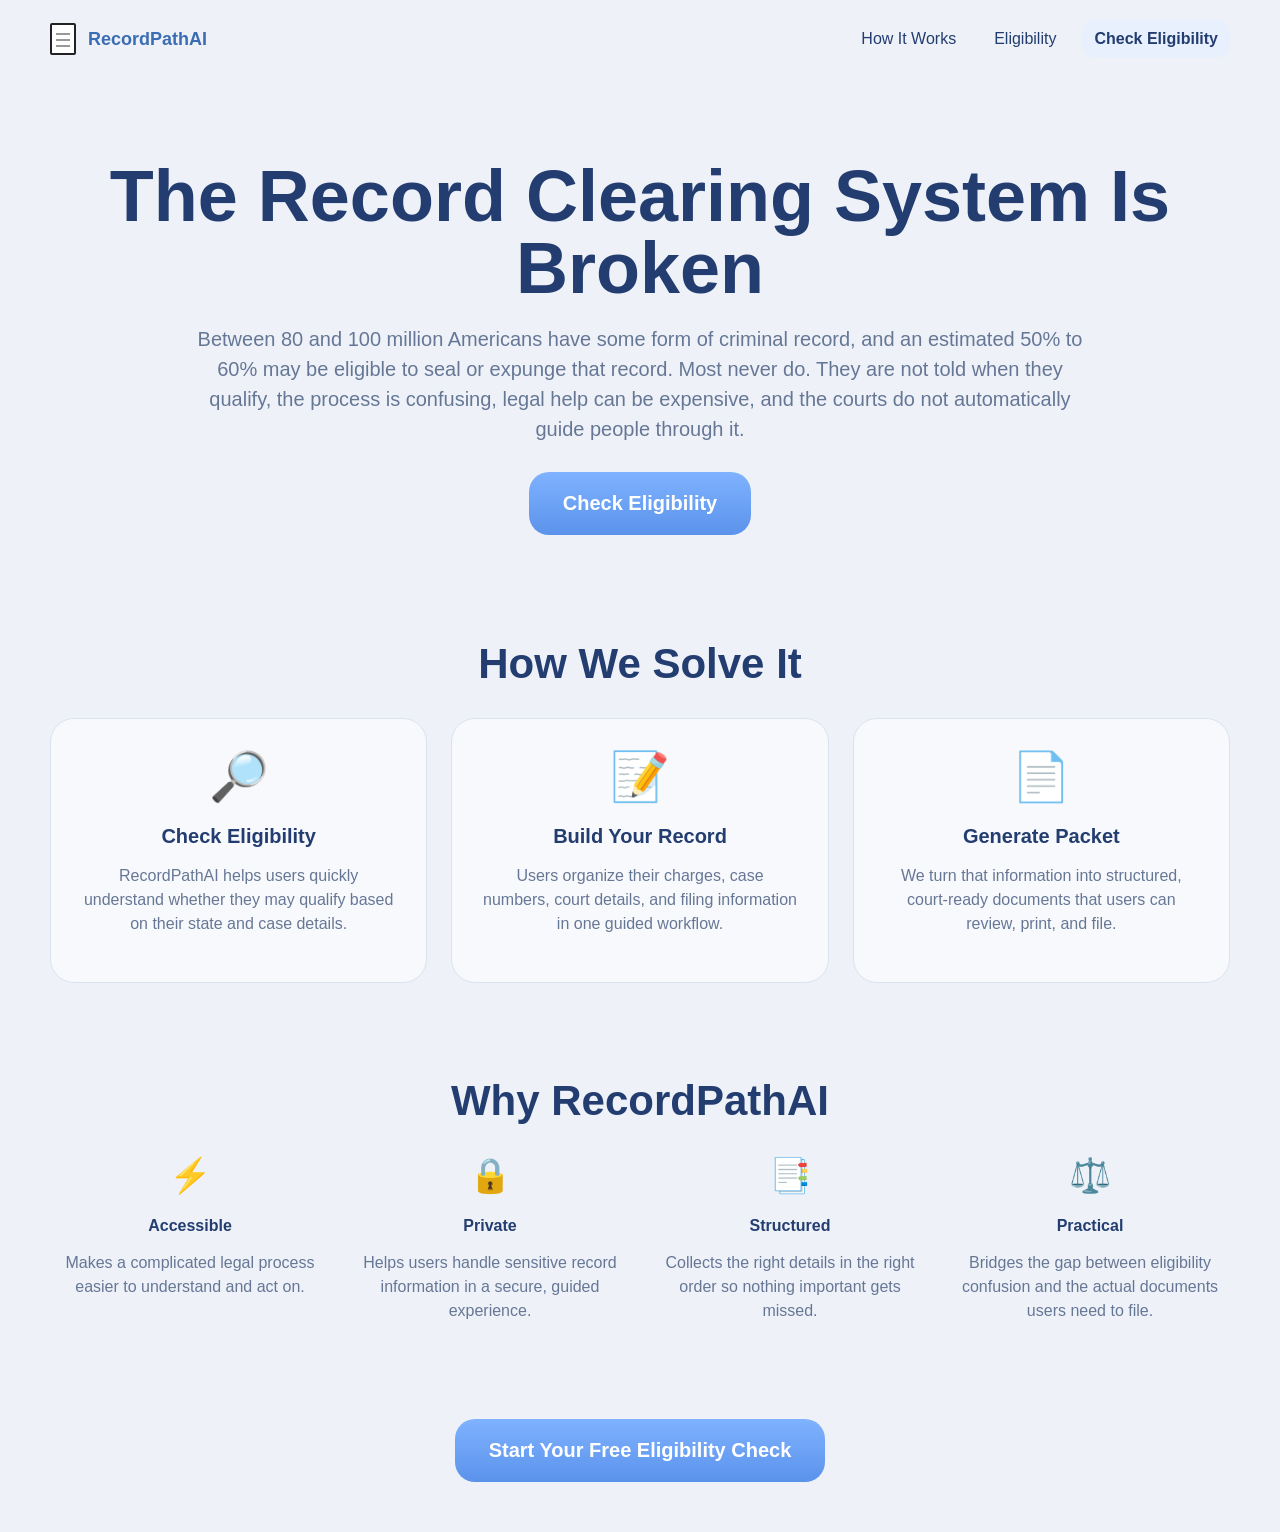
<file: index.html>
<!DOCTYPE html>
<html lang="en">
<head>
  <meta charset="UTF-8" />
  <meta name="viewport" content="width=device-width, initial-scale=1.0" />
  <title>RecordPathAI</title>

  <style>
    * { box-sizing: border-box; }

    :root {
      --bg: #eef2f8;
      --surface: #ffffff;
      --text: #233d70;
      --muted: #667796;
      --line: #dbe3f0;
      --blue: #6da7ff;
      --blue-dark: #4f88e8;
      --blue-soft: #dfe9fb;
      --shadow: 0 10px 30px rgba(50, 78, 128, 0.08);
      --radius: 24px;
      --container: 1180px;
    }

    body {
      margin: 0;
      font-family: Arial, Helvetica, sans-serif;
      background: var(--bg);
      color: var(--text);
    }

    a {
      text-decoration: none;
      color: inherit;
    }

    .container {
      width: min(var(--container), calc(100% - 32px));
      margin: 0 auto;
    }

    /* HEADER */
    .site-header {
      padding: 20px 0 12px;
    }

    .header-inner {
      display: flex;
      justify-content: space-between;
      align-items: center;
      gap: 20px;
    }

    .brand {
      display: flex;
      align-items: center;
      gap: 12px;
      font-weight: 700;
      font-size: 18px;
      color: #3b6db4;
    }

    .brand-icon {
      width: 26px;
      height: 32px;
      border: 2px solid #222;
      border-radius: 2px;
      background: #fff;
      position: relative;
    }

    .brand-icon::before {
      content: "";
      position: absolute;
      left: 4px;
      right: 4px;
      top: 8px;
      height: 2px;
      background: #999;
      box-shadow: 0 6px 0 #999, 0 12px 0 #999;
    }

    .nav {
      display: flex;
      gap: 14px;
      flex-wrap: wrap;
    }

    .nav a {
      padding: 10px 12px;
      border-radius: 14px;
    }

    .nav-cta {
      background: #e8f0fd;
      font-weight: 700;
    }

    /* HERO */
    .hero {
      padding: 30px 0 40px;
      text-align: center;
    }

    .hero h1 {
      font-size: clamp(38px, 6vw, 72px);
      line-height: 1;
      margin-bottom: 18px;
      font-weight: 800;
    }

    .hero p {
      font-size: 20px;
      color: var(--muted);
      margin-bottom: 28px;
      max-width: 900px;
      margin-left: auto;
      margin-right: auto;
      line-height: 1.5;
    }

    .hero-button {
      display: inline-block;
      padding: 20px 34px;
      border-radius: 20px;
      background: linear-gradient(180deg, #7fb2ff 0%, #5b93eb 100%);
      color: #fff;
      font-weight: 800;
      font-size: 20px;
    }

    /* STEPS */
    .section {
      padding: 30px 0;
    }

    .section-title {
      text-align: center;
      font-size: 42px;
      font-weight: 800;
      margin-bottom: 30px;
    }

    .steps-grid {
      display: grid;
      grid-template-columns: repeat(3, 1fr);
      gap: 24px;
    }

    .step-card {
      background: rgba(255,255,255,0.6);
      border: 1px solid var(--line);
      border-radius: var(--radius);
      padding: 30px;
      text-align: center;
    }

    .step-icon {
      font-size: 48px;
      margin-bottom: 20px;
    }

    .step-card h3 {
      font-size: 20px;
      margin-bottom: 10px;
    }

    .step-card p {
      color: var(--muted);
      line-height: 1.5;
    }

    /* FEATURES */
    .features-grid {
      display: grid;
      grid-template-columns: repeat(4, 1fr);
      gap: 20px;
      text-align: center;
    }

    .feature-icon {
      font-size: 34px;
      margin-bottom: 10px;
    }

    .feature-item h4 {
      margin-bottom: 6px;
    }

    .feature-item p {
      color: var(--muted);
      line-height: 1.5;
    }

    /* CTA */
    .bottom-cta {
      text-align: center;
      padding: 50px 0;
    }

    /* MOBILE */
    @media (max-width: 900px) {
      .steps-grid,
      .features-grid {
        grid-template-columns: 1fr;
      }

      .header-inner {
        flex-direction: column;
        align-items: flex-start;
      }

      .hero h1 {
        font-size: 44px;
      }

      .hero-button {
        width: 100%;
      }
    }
  </style>
</head>

<body>

<header class="site-header">
  <div class="container header-inner">
    <a href="index.html" class="brand">
      <span class="brand-icon"></span>
      <span>RecordPathAI</span>
    </a>

    <nav class="nav">
      <a href="how-it-works.html">How It Works</a>
      <a href="eligibility.html">Eligibility</a>
      <a href="eligibility.html" class="nav-cta">Check Eligibility</a>
    </nav>
  </div>
</header>

<main>

<section class="hero">
  <div class="container">
    <h1>The Record Clearing System Is Broken</h1>
    <p>
      Between 80 and 100 million Americans have some form of criminal record, and an estimated 50% to 60% may be eligible to seal or expunge that record. Most never do. They are not told when they qualify, the process is confusing, legal help can be expensive, and the courts do not automatically guide people through it.
    </p>
    <a href="eligibility.html" class="hero-button">Check Eligibility</a>
  </div>
</section>

<section class="section">
  <div class="container">
    <h2 class="section-title">How We Solve It</h2>

    <div class="steps-grid">
      <div class="step-card">
        <div class="step-icon">🔎</div>
        <h3>Check Eligibility</h3>
        <p>RecordPathAI helps users quickly understand whether they may qualify based on their state and case details.</p>
      </div>

      <div class="step-card">
        <div class="step-icon">📝</div>
        <h3>Build Your Record</h3>
        <p>Users organize their charges, case numbers, court details, and filing information in one guided workflow.</p>
      </div>

      <div class="step-card">
        <div class="step-icon">📄</div>
        <h3>Generate Packet</h3>
        <p>We turn that information into structured, court-ready documents that users can review, print, and file.</p>
      </div>
    </div>
  </div>
</section>

<section class="section">
  <div class="container">
    <h2 class="section-title">Why RecordPathAI</h2>

    <div class="features-grid">
      <div class="feature-item">
        <div class="feature-icon">⚡</div>
        <h4>Accessible</h4>
        <p>Makes a complicated legal process easier to understand and act on.</p>
      </div>

      <div class="feature-item">
        <div class="feature-icon">🔒</div>
        <h4>Private</h4>
        <p>Helps users handle sensitive record information in a secure, guided experience.</p>
      </div>

      <div class="feature-item">
        <div class="feature-icon">📑</div>
        <h4>Structured</h4>
        <p>Collects the right details in the right order so nothing important gets missed.</p>
      </div>

      <div class="feature-item">
        <div class="feature-icon">⚖️</div>
        <h4>Practical</h4>
        <p>Bridges the gap between eligibility confusion and the actual documents users need to file.</p>
      </div>
    </div>
  </div>
</section>

<section class="bottom-cta">
  <div class="container">
    <a href="eligibility.html" class="hero-button">
      Start Your Free Eligibility Check
    </a>
  </div>
</section>

</main>

</body>
</html>
</file>
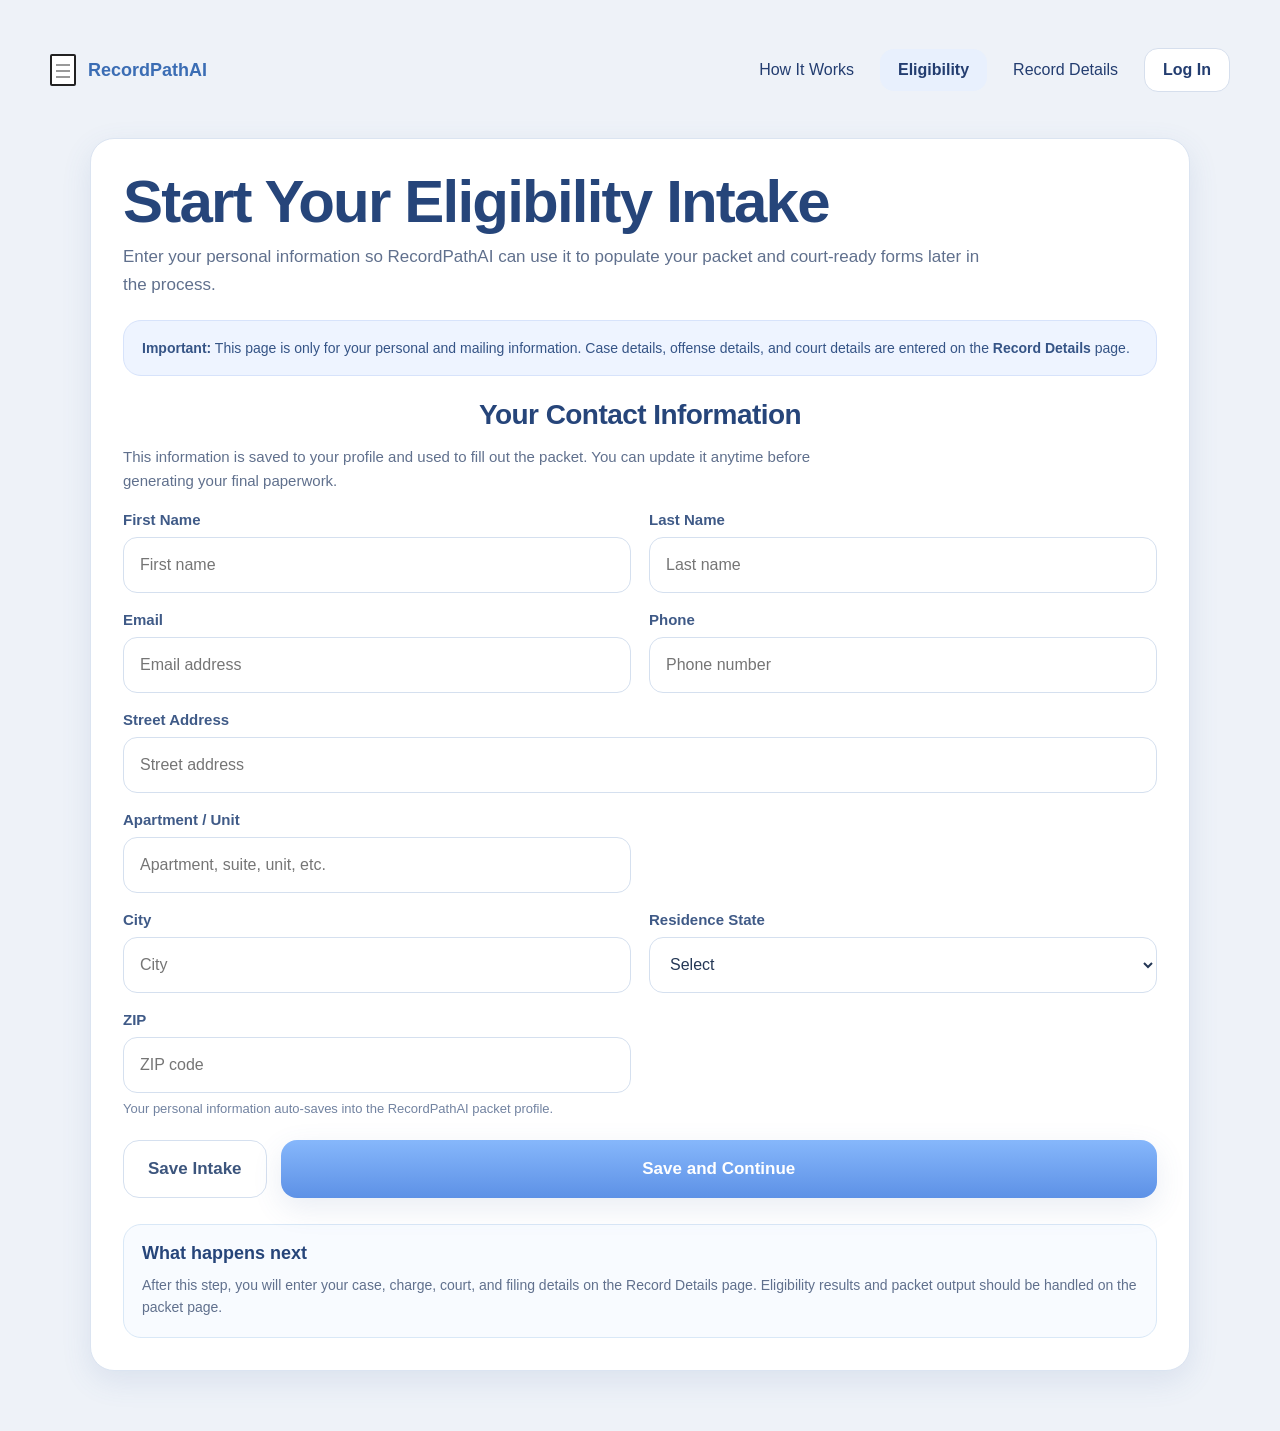
<file: eligibility.html>
<!DOCTYPE html>
<html lang="en">
<head>
  <meta charset="UTF-8" />
  <meta name="viewport" content="width=device-width, initial-scale=1.0" />
  <title>Eligibility Intake | RecordPathAI</title>
  <link rel="stylesheet" href="css/styles.css" />
  <style>
    :root {
      --bg: #eef2f8;
      --surface: #ffffff;
      --surface-soft: #f8fbff;
      --text: #233d70;
      --muted: #667796;
      --line: #dbe4f1;
      --shadow: 0 10px 30px rgba(78, 110, 167, 0.12);
      --container: 1180px;
    }

    * { box-sizing: border-box; }

    body {
      margin: 0;
      font-family: Arial, Helvetica, sans-serif;
      background: var(--bg);
      color: var(--text);
    }

    a {
      color: inherit;
      text-decoration: none;
    }

    .container-page {
      width: min(1100px, calc(100% - 32px));
      margin: 24px auto 60px;
    }

    .page-card {
      background: var(--surface);
      border: 1px solid var(--line);
      border-radius: 24px;
      box-shadow: var(--shadow);
      padding: 32px;
    }

    .site-header {
      width: min(1180px, calc(100% - 32px));
      margin: 18px auto 0;
    }

    .header-inner {
      display: flex;
      align-items: center;
      justify-content: space-between;
      gap: 20px;
      padding: 8px 0 12px;
    }

    .brand {
      display: flex;
      align-items: center;
      gap: 12px;
      font-weight: 700;
      font-size: 18px;
      color: #3b6db4;
    }

    .brand-icon {
      width: 26px;
      height: 32px;
      border: 2px solid #222;
      border-radius: 2px;
      background: #fff;
      position: relative;
      flex: 0 0 auto;
    }

    .brand-icon::before {
      content: "";
      position: absolute;
      left: 4px;
      right: 4px;
      top: 8px;
      height: 2px;
      background: #999;
      box-shadow: 0 6px 0 #999, 0 12px 0 #999;
    }

    .nav {
      display: flex;
      align-items: center;
      gap: 14px;
      flex-wrap: wrap;
    }

    .nav a {
      font-size: 16px;
      color: var(--text);
      padding: 10px 12px;
      border-radius: 14px;
    }

    .nav .nav-cta {
      background: #e8f0fd;
      font-weight: 700;
      padding: 12px 18px;
    }

    .nav .nav-login {
      background: #fff;
      border: 1px solid #d6dfed;
      font-weight: 700;
      padding: 12px 18px;
    }

    .page-title {
      margin: 0 0 10px;
      color: #26457a;
      font-size: clamp(36px, 5vw, 60px);
      line-height: 1.04;
      letter-spacing: -0.03em;
      font-weight: 800;
    }

    .page-subtitle {
      margin: 0 0 22px;
      color: #60708d;
      font-size: 17px;
      line-height: 1.6;
      max-width: 860px;
    }

    .info-banner {
      background: #eef4ff;
      border: 1px solid #d7e3fb;
      border-radius: 18px;
      padding: 16px 18px;
      color: #355486;
      line-height: 1.6;
      font-size: 14px;
      margin-bottom: 24px;
    }

    .autosave-note {
      margin-top: 8px;
      font-size: 13px;
      color: #7283a1;
    }

    .section-block + .section-block {
      margin-top: 26px;
      padding-top: 26px;
      border-top: 1px solid var(--line);
    }

    .section-title {
      margin: 0 0 14px;
      color: #26457a;
      font-size: 28px;
      line-height: 1.1;
      font-weight: 800;
    }

    .section-copy {
      margin: 0 0 18px;
      color: #60708d;
      font-size: 15px;
      line-height: 1.6;
      max-width: 760px;
    }

    .form-grid {
      display: grid;
      grid-template-columns: 1fr 1fr;
      gap: 18px;
    }

    .field {
      display: block;
    }

    .field-full {
      grid-column: 1 / -1;
    }

    .field label {
      display: block;
      margin-bottom: 8px;
      color: #3f5a87;
      font-size: 15px;
      font-weight: 700;
      line-height: 1.2;
    }

    .field input,
    .field select,
    .field textarea {
      width: 100%;
      min-height: 56px;
      padding: 14px 16px;
      border: 1px solid #d5e0ef;
      border-radius: 14px;
      background: #fff;
      color: #243755;
      font-size: 16px;
      line-height: 1.2;
      outline: none;
      font-family: Arial, Helvetica, sans-serif;
    }

    .field textarea {
      min-height: 110px;
      resize: vertical;
      line-height: 1.5;
    }

    .field input:focus,
    .field select:focus,
    .field textarea:focus {
      border-color: #7eaef3;
      box-shadow: 0 0 0 4px rgba(126,174,243,0.15);
    }

    .field-helper {
      margin-top: 7px;
      color: #7a89a3;
      font-size: 13px;
      line-height: 1.5;
    }

    .button-row {
      display: flex;
      gap: 14px;
      flex-wrap: wrap;
      margin-top: 24px;
    }

    .btn {
      display: inline-flex;
      align-items: center;
      justify-content: center;
      min-height: 58px;
      padding: 16px 24px;
      border-radius: 16px;
      font-size: 17px;
      font-weight: 700;
      border: none;
      cursor: pointer;
      text-decoration: none;
    }

    .btn-primary {
      background: linear-gradient(180deg, #86b7fb 0%, #5d91e6 100%);
      color: #fff;
      box-shadow: 0 10px 30px rgba(78, 110, 167, 0.12);
      flex: 1 1 240px;
    }

    .btn-secondary {
      background: #fff;
      color: #3c557d;
      border: 1px solid #d5e0ef;
      flex: 0 0 auto;
    }

    .summary-box {
      margin-top: 26px;
      background: #f8fbff;
      border: 1px solid #d9e8f7;
      border-radius: 18px;
      padding: 18px;
    }

    .summary-title {
      margin: 0 0 10px;
      color: #26457a;
      font-size: 18px;
      font-weight: 800;
    }

    .summary-copy {
      margin: 0;
      color: #60708d;
      font-size: 14px;
      line-height: 1.6;
    }

    @media (max-width: 760px) {
      .container-page,
      .site-header {
        width: min(100% - 24px, 1100px);
      }

      .header-inner {
        flex-direction: column;
        align-items: flex-start;
        gap: 14px;
      }

      .nav {
        width: 100%;
        gap: 10px;
      }

      .nav a {
        font-size: 14px;
      }

      .page-card {
        padding: 24px 18px;
      }

      .form-grid {
        grid-template-columns: 1fr;
      }

      .button-row {
        flex-direction: column;
      }

      .btn,
      .btn-secondary,
      .btn-primary {
        width: 100%;
      }
    }
  </style>
</head>
<body>
  <header class="site-header">
    <div class="header-inner">
      <a href="index.html" class="brand">
        <span class="brand-icon" aria-hidden="true"></span>
        <span>RecordPathAI</span>
      </a>

      <nav class="nav">
        <a href="how-it-works.html">How It Works</a>
        <a href="eligibility.html" class="nav-cta">Eligibility</a>
        <a href="record-details.html">Record Details</a>
        <a href="login.html" class="nav-login">Log In</a>
      </nav>
    </div>
  </header>

  <main class="container-page">
    <section class="page-card">
      <h1 class="page-title">Start Your Eligibility Intake</h1>
      <p class="page-subtitle">
        Enter your personal information so RecordPathAI can use it to populate your packet and court-ready forms later in the process.
      </p>

      <div class="info-banner">
        <strong>Important:</strong> This page is only for your personal and mailing information. Case details, offense details, and court details are entered on the <strong>Record Details</strong> page.
      </div>

      <section class="section-block">
        <h2 class="section-title">Your Contact Information</h2>
        <p class="section-copy">
          This information is saved to your profile and used to fill out the packet. You can update it anytime before generating your final paperwork.
        </p>

        <form id="user-profile-form" class="form-grid" onsubmit="return false;">
          <div class="field">
            <label for="firstName">First Name</label>
            <input id="firstName" data-path="petitioner.first_name" type="text" placeholder="First name" />
          </div>

          <div class="field">
            <label for="lastName">Last Name</label>
            <input id="lastName" data-path="petitioner.last_name" type="text" placeholder="Last name" />
          </div>

          <div class="field">
            <label for="email">Email</label>
            <input id="email" data-path="petitioner.email" type="email" placeholder="Email address" />
          </div>

          <div class="field">
            <label for="phone">Phone</label>
            <input id="phone" data-path="petitioner.phone" type="text" placeholder="Phone number" />
          </div>

          <div class="field field-full">
            <label for="address1">Street Address</label>
            <input id="address1" data-path="petitioner.address.line1" type="text" placeholder="Street address" />
          </div>

          <div class="field">
            <label for="address2">Apartment / Unit</label>
            <input id="address2" data-path="petitioner.address.line2" type="text" placeholder="Apartment, suite, unit, etc." />
          </div>

          <div class="field"></div>

          <div class="field">
            <label for="city">City</label>
            <input id="city" data-path="petitioner.address.city" type="text" placeholder="City" />
          </div>

          <div class="field">
            <label for="residenceState">Residence State</label>
            <select id="residenceState" data-path="petitioner.address.state">
              <option value="">Select</option>
              <option value="OH">Ohio</option>
              <option value="NV">Nevada</option>
              <option value="CA">California</option>
              <option value="AZ">Arizona</option>
              <option value="TX">Texas</option>
              <option value="FL">Florida</option>
            </select>
          </div>

          <div class="field">
            <label for="zip">ZIP</label>
            <input id="zip" data-path="petitioner.address.zip" type="text" placeholder="ZIP code" />
          </div>
        </form>

        <div class="autosave-note">Your personal information auto-saves into the RecordPathAI packet profile.</div>

        <div class="button-row">
          <button type="button" id="save-profile" class="btn btn-secondary">Save Intake</button>
          <a href="record-details.html" id="eligibility-continue" class="btn btn-primary">Save and Continue</a>
        </div>

        <div class="summary-box">
          <h3 class="summary-title">What happens next</h3>
          <p class="summary-copy">
            After this step, you will enter your case, charge, court, and filing details on the Record Details page. Eligibility results and packet output should be handled on the packet page.
          </p>
        </div>
      </section>
    </section>
  </main>

  <script src="js/rules.js"></script>
  <script src="js/app.js"></script>
  <script src="js/packet-data-bridge.js"></script>
  <script>
    document.addEventListener("DOMContentLoaded", function () {
      RecordPathDataBridge.initPage(document);

      const saveBtn = document.getElementById("save-profile");
      const continueBtn = document.getElementById("eligibility-continue");

      function saveNow() {
        const data = RecordPathDataBridge.loadPacketData();
        RecordPathDataBridge.derivePacketData(data);
        RecordPathDataBridge.savePacketData(data);
      }

      if (saveBtn) {
        saveBtn.addEventListener("click", saveNow);
      }

      if (continueBtn) {
        continueBtn.addEventListener("click", saveNow);
      }
    });
  </script>
</body>
</html>
</file>
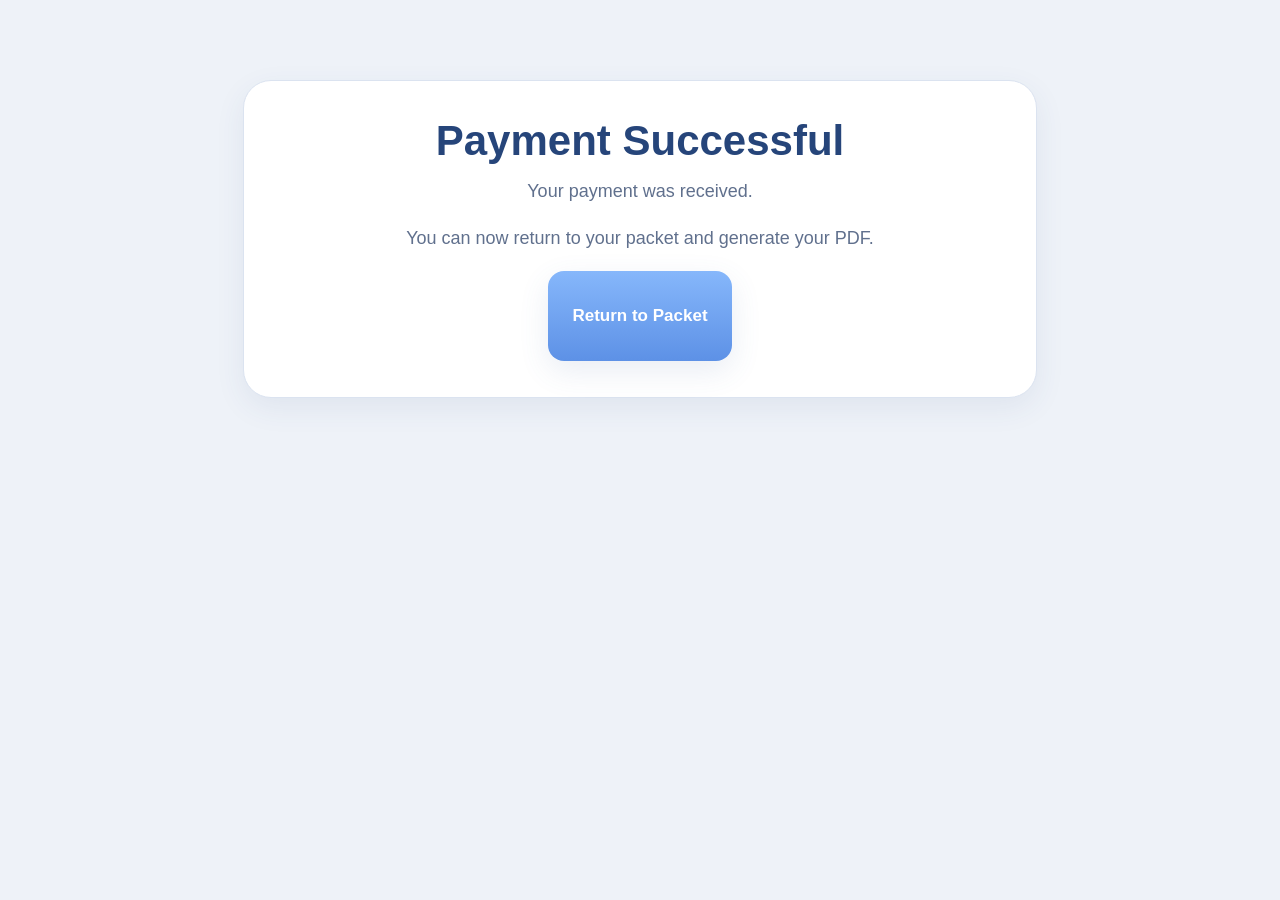
<file: payment-success.html>
<!DOCTYPE html>
<html lang="en">
<head>
  <meta charset="UTF-8" />
  <meta name="viewport" content="width=device-width, initial-scale=1.0" />
  <title>Payment Successful | RecordPathAI</title>
  <style>
    body {
      margin: 0;
      font-family: Arial, Helvetica, sans-serif;
      background: #eef2f8;
      color: #233d70;
    }

    .wrap {
      width: min(720px, calc(100% - 32px));
      margin: 80px auto;
      background: #fff;
      border: 1px solid #dbe3f0;
      border-radius: 28px;
      padding: 36px;
      box-shadow: 0 10px 30px rgba(50, 78, 128, 0.08);
      text-align: center;
    }

    h1 {
      margin: 0 0 12px;
      font-size: 42px;
      color: #26457a;
    }

    p {
      margin: 0 0 18px;
      font-size: 18px;
      line-height: 1.6;
      color: #60708d;
    }

    a {
      display: inline-flex;
      align-items: center;
      justify-content: center;
      min-height: 58px;
      padding: 16px 24px;
      border-radius: 16px;
      font-size: 17px;
      font-weight: 700;
      text-decoration: none;
      background: linear-gradient(180deg, #86b7fb 0%, #5d91e6 100%);
      color: #fff;
      box-shadow: 0 10px 30px rgba(78,110,167,0.12);
    }
  </style>
</head>
<body>
  <div class="wrap">
    <h1>Payment Successful</h1>
    <p>Your payment was received.</p>
    <p>You can now return to your packet and generate your PDF.</p>
    <a href="/clearmyrecord-mvp/packet.html?payment=success">Return to Packet</a>
  </div>
</body>
</html>
</file>
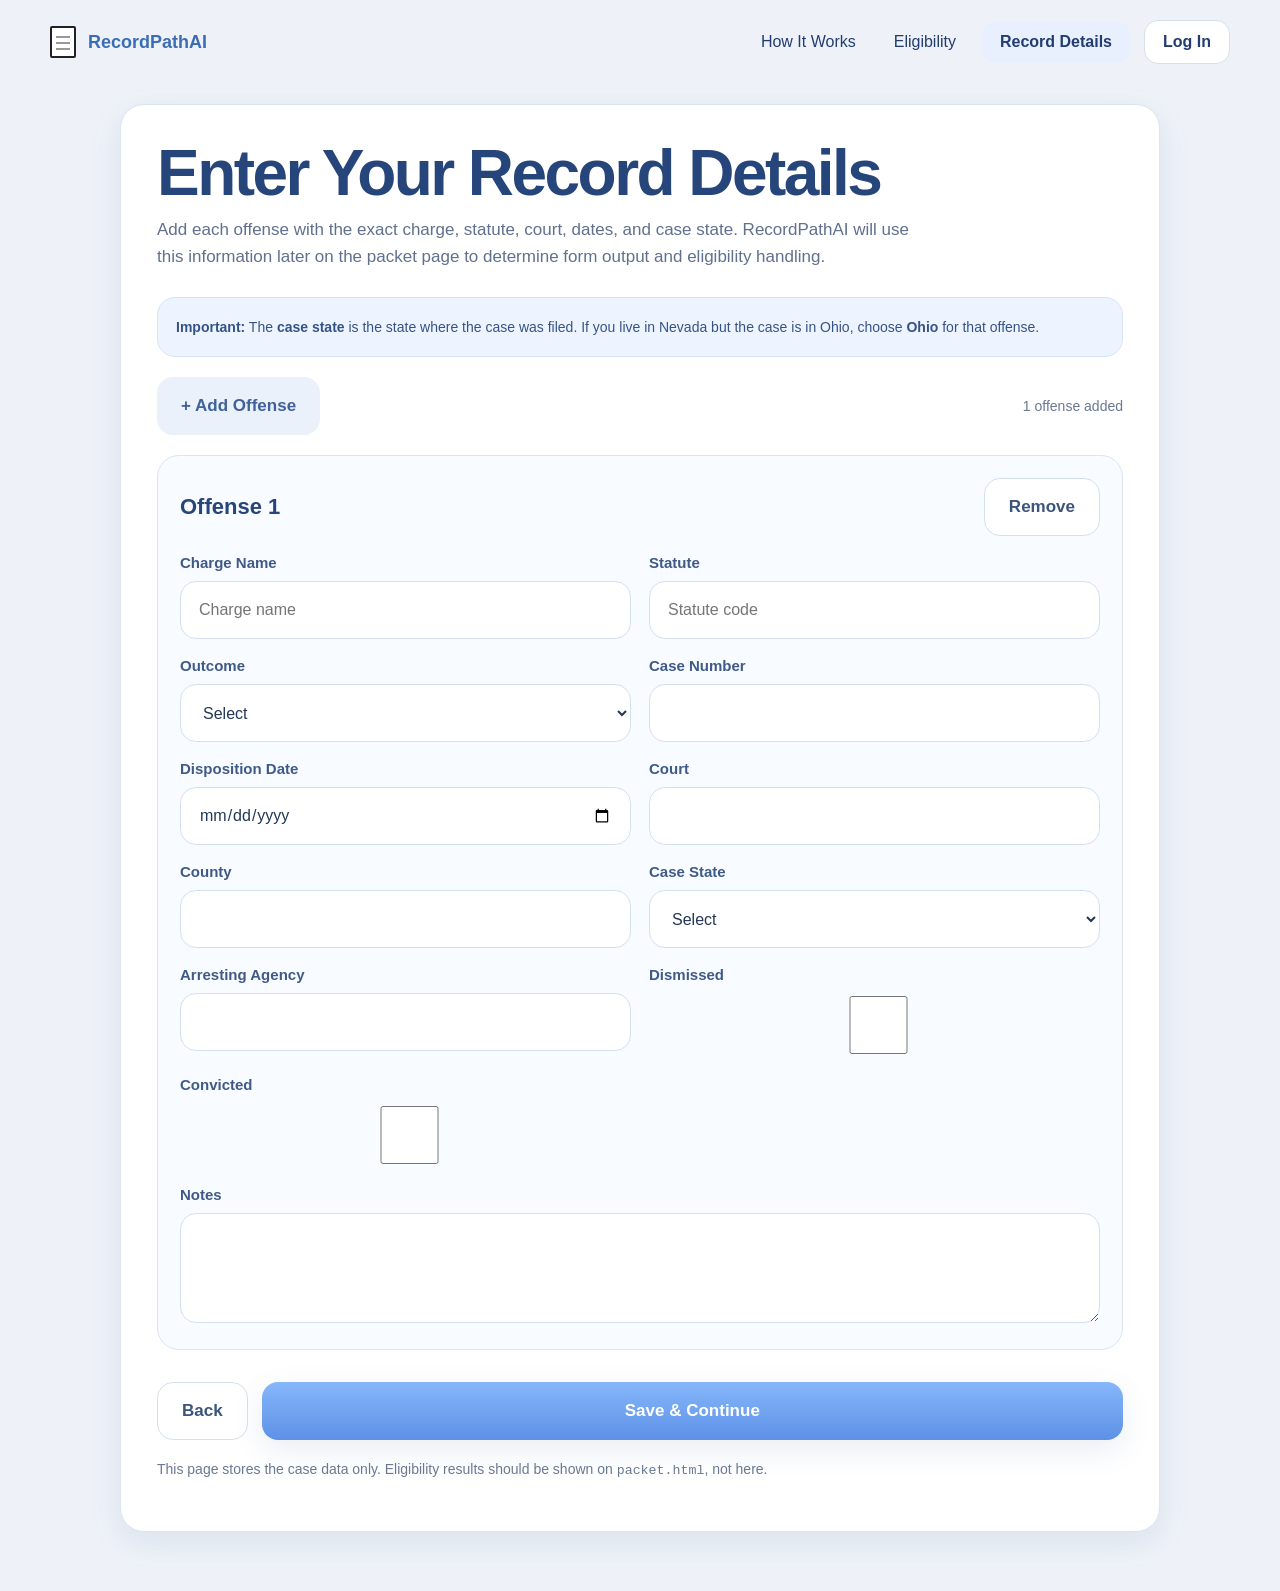
<file: record-details.html>
<!DOCTYPE html>
<html lang="en">
<head>
  <meta charset="UTF-8" />
  <meta name="viewport" content="width=device-width, initial-scale=1.0" />
  <title>Record Details | RecordPathAI</title>
  <style>
    :root {
      --bg: #eef2f8;
      --surface: #ffffff;
      --surface-soft: #f8fbff;
      --text: #233d70;
      --muted: #667796;
      --line: #dbe4f1;
      --shadow: 0 10px 30px rgba(78, 110, 167, 0.12);
      --container: 1180px;
    }

    * { box-sizing: border-box; }

    body {
      margin: 0;
      font-family: Arial, Helvetica, sans-serif;
      background: var(--bg);
      color: var(--text);
    }

    a {
      color: inherit;
      text-decoration: none;
    }

    code {
      font-family: Consolas, Monaco, monospace;
      font-size: 0.95em;
    }

    .container {
      width: min(var(--container), calc(100% - 32px));
      margin: 0 auto;
    }

    .site-header {
      padding: 20px 0 12px;
    }

    .header-inner {
      display: flex;
      align-items: center;
      justify-content: space-between;
      gap: 20px;
    }

    .brand {
      display: flex;
      align-items: center;
      gap: 12px;
      font-weight: 700;
      font-size: 18px;
      color: #3b6db4;
    }

    .brand-icon {
      width: 26px;
      height: 32px;
      border: 2px solid #222;
      border-radius: 2px;
      background: #fff;
      position: relative;
      flex: 0 0 auto;
    }

    .brand-icon::before {
      content: "";
      position: absolute;
      left: 4px;
      right: 4px;
      top: 8px;
      height: 2px;
      background: #999;
      box-shadow: 0 6px 0 #999, 0 12px 0 #999;
    }

    .nav {
      display: flex;
      align-items: center;
      gap: 14px;
      flex-wrap: wrap;
    }

    .nav a {
      font-size: 16px;
      color: var(--text);
      padding: 10px 12px;
      border-radius: 14px;
    }

    .nav .nav-cta {
      background: #e8f0fd;
      font-weight: 700;
      padding: 12px 18px;
    }

    .nav .nav-login {
      background: #fff;
      border: 1px solid #d6dfed;
      font-weight: 700;
      padding: 12px 18px;
    }

    .rd-shell {
      width: min(1040px, 92%);
      margin: 28px auto 60px;
    }

    .rd-card {
      background: var(--surface);
      border: 1px solid var(--line);
      border-radius: 24px;
      box-shadow: var(--shadow);
      padding: 36px;
    }

    .rd-header {
      margin-bottom: 26px;
    }

    .rd-header h1 {
      margin: 0 0 10px;
      color: #26457a;
      font-size: clamp(38px, 5vw, 64px);
      line-height: 1.02;
      letter-spacing: -0.04em;
      font-weight: 700;
    }

    .rd-header p {
      margin: 0;
      color: #60708d;
      font-size: 17px;
      line-height: 1.6;
      max-width: 780px;
    }

    .rd-toolbar {
      display: flex;
      align-items: center;
      justify-content: space-between;
      gap: 14px;
      flex-wrap: wrap;
      margin-bottom: 20px;
    }

    .rd-status {
      color: #6a7894;
      font-size: 14px;
      line-height: 1.5;
    }

    .rd-btn {
      display: inline-flex;
      align-items: center;
      justify-content: center;
      min-height: 58px;
      padding: 16px 24px;
      border-radius: 16px;
      font-size: 17px;
      font-weight: 700;
      border: none;
      cursor: pointer;
      text-decoration: none;
    }

    .rd-btn-primary {
      background: linear-gradient(180deg, #86b7fb 0%, #5d91e6 100%);
      color: #ffffff;
      box-shadow: 0 10px 30px rgba(78, 110, 167, 0.12);
    }

    .rd-btn-secondary {
      background: #ffffff;
      color: #3c557d;
      border: 1px solid #d5e0ef;
    }

    .rd-btn-soft {
      background: #eaf1fb;
      color: #406199;
    }

    .rd-list {
      display: grid;
      gap: 18px;
    }

    .rd-offense {
      background: var(--surface-soft);
      border: 1px solid var(--line);
      border-radius: 22px;
      padding: 22px;
    }

    .rd-offense-head {
      display: flex;
      align-items: center;
      justify-content: space-between;
      gap: 12px;
      margin-bottom: 18px;
    }

    .rd-offense-head h2 {
      margin: 0;
      color: #26457a;
      font-size: 22px;
      line-height: 1.2;
      font-weight: 700;
    }

    .rd-grid {
      display: grid;
      grid-template-columns: 1fr 1fr;
      gap: 18px;
    }

    .rd-field {
      display: block;
    }

    .rd-field-full {
      grid-column: 1 / -1;
    }

    .rd-field label {
      display: block;
      margin-bottom: 9px;
      color: #3f5a87;
      font-size: 15px;
      font-weight: 700;
      line-height: 1.2;
    }

    .rd-field input,
    .rd-field textarea,
    .rd-field select {
      width: 100%;
      min-height: 58px;
      padding: 16px 18px;
      border: 1px solid #d5e0ef;
      border-radius: 16px;
      background: #ffffff;
      color: #243755;
      font-size: 16px;
      line-height: 1.2;
      outline: none;
      font-family: Arial, Helvetica, sans-serif;
      transition: border-color 0.15s ease, box-shadow 0.15s ease;
    }

    .rd-field textarea {
      min-height: 110px;
      resize: vertical;
      line-height: 1.5;
    }

    .rd-field input:focus,
    .rd-field textarea:focus,
    .rd-field select:focus {
      border-color: #7eaef3;
      box-shadow: 0 0 0 4px rgba(126,174,243,0.15);
    }

    .rd-helper {
      margin-top: 7px;
      color: #7a89a3;
      font-size: 13px;
      line-height: 1.5;
    }

    .rd-flags {
      grid-column: 1 / -1;
      background: #ffffff;
      border: 1px solid #dbe4f1;
      border-radius: 18px;
      padding: 18px;
    }

    .rd-flags-title {
      margin: 0 0 12px;
      color: #26457a;
      font-size: 18px;
      font-weight: 700;
    }

    .rd-check-grid {
      display: grid;
      grid-template-columns: 1fr 1fr;
      gap: 12px 22px;
    }

    .rd-check {
      display: flex;
      align-items: flex-start;
      gap: 10px;
      color: #314d7b;
      font-size: 15px;
      line-height: 1.45;
      font-weight: 600;
    }

    .rd-check input {
      margin-top: 3px;
      width: auto;
      min-height: auto;
      padding: 0;
    }

    .rd-actions {
      display: flex;
      gap: 14px;
      flex-wrap: wrap;
      margin-top: 32px;
    }

    .rd-actions .rd-btn-primary {
      flex: 1 1 220px;
    }

    .rd-note {
      margin-top: 18px;
      color: #6a7894;
      font-size: 14px;
      line-height: 1.6;
    }

    .case-banner {
      background: #eef4ff;
      border: 1px solid #d7e3fb;
      border-radius: 18px;
      padding: 18px;
      margin-bottom: 20px;
      color: #355486;
      line-height: 1.6;
      font-size: 14px;
    }

    @media (max-width: 700px) {
      .container {
        width: min(var(--container), calc(100% - 24px));
      }

      .site-header {
        padding-top: 14px;
        padding-bottom: 8px;
      }

      .header-inner {
        flex-direction: column;
        align-items: flex-start;
        gap: 14px;
      }

      .nav {
        width: 100%;
        gap: 10px;
      }

      .nav a {
        padding: 10px 12px;
        font-size: 14px;
      }

      .rd-shell {
        width: min(92%, 1040px);
        margin-top: 18px;
      }

      .rd-card {
        padding: 26px 20px 24px;
        border-radius: 20px;
      }

      .rd-header h1 {
        font-size: 34px;
        line-height: 1.04;
      }

      .rd-header p {
        font-size: 15px;
      }

      .rd-grid,
      .rd-check-grid {
        grid-template-columns: 1fr;
        gap: 16px;
      }

      .rd-offense {
        padding: 18px;
      }

      .rd-offense-head,
      .rd-toolbar,
      .rd-actions {
        flex-direction: column;
        align-items: stretch;
      }

      .rd-btn {
        width: 100%;
      }
    }
  </style>
</head>
<body>
  <datalist id="chargeNameSuggestions">
    <option value="Possession of Drugs"></option>
    <option value="Drug Abuse"></option>
    <option value="Theft"></option>
    <option value="Petty Theft"></option>
    <option value="Receiving Stolen Property"></option>
    <option value="Assault"></option>
    <option value="Domestic Violence"></option>
    <option value="Disorderly Conduct"></option>
    <option value="Driving Under Suspension"></option>
    <option value="Operating Vehicle Under Influence"></option>
    <option value="Criminal Damaging"></option>
    <option value="Trespass"></option>
  </datalist>

  <datalist id="offenseCodeSuggestions">
    <option value="2925.11(A)"></option>
    <option value="2913.02"></option>
    <option value="2913.51"></option>
    <option value="2903.13"></option>
    <option value="2917.11"></option>
    <option value="4510.11"></option>
    <option value="4511.19"></option>
    <option value="2909.06"></option>
    <option value="2911.21"></option>
  </datalist>

  <datalist id="courtSuggestions">
    <option value="Wood County Court of Common Pleas"></option>
    <option value="Toledo Municipal Court"></option>
    <option value="Franklin County Court of Common Pleas"></option>
    <option value="Cuyahoga County Court of Common Pleas"></option>
    <option value="Hamilton County Court of Common Pleas"></option>
  </datalist>

  <datalist id="countySuggestions">
    <option value="Wood County"></option>
    <option value="Lucas County"></option>
    <option value="Franklin County"></option>
    <option value="Cuyahoga County"></option>
    <option value="Hamilton County"></option>
  </datalist>

  <header class="site-header">
    <div class="container header-inner">
      <a href="index.html" class="brand">
        <span class="brand-icon" aria-hidden="true"></span>
        <span>RecordPathAI</span>
      </a>

      <nav class="nav">
        <a href="how-it-works.html">How It Works</a>
        <a href="eligibility.html">Eligibility</a>
        <a href="record-details.html" class="nav-cta">Record Details</a>
        <a href="login.html" class="nav-login">Log In</a>
      </nav>
    </div>
  </header>

  <main>
    <section class="rd-shell">
      <div class="rd-card">
        <div class="rd-header">
          <h1>Enter Your Record Details</h1>
          <p>
            Add each offense with the exact charge, statute, court, dates, and case state. RecordPathAI will use this information later on the packet page to determine form output and eligibility handling.
          </p>
        </div>

        <div class="case-banner">
          <strong>Important:</strong> The <strong>case state</strong> is the state where the case was filed. If you live in Nevada but the case is in Ohio, choose <strong>Ohio</strong> for that offense.
        </div>

        <div class="rd-toolbar">
          <button type="button" class="rd-btn rd-btn-soft" id="addOffenseBtn">+ Add Offense</button>
          <div class="rd-status" id="recordStatus">1 offense added</div>
        </div>

        <div class="rd-list" id="offenseList"></div>

        <div class="rd-actions">
          <a href="eligibility.html" class="rd-btn rd-btn-secondary">Back</a>
          <button type="button" id="continueBtn" class="rd-btn rd-btn-primary">Save & Continue</button>
        </div>

        <p class="rd-note">
          This page stores the case data only. Eligibility results should be shown on <code>packet.html</code>, not here.
        </p>
      </div>
    </section>
  </main>
<script src="js/packet-data-bridge.js"></script>
<script>
(function () {

  const offenseList = document.getElementById("offenseList");
  const addOffenseBtn = document.getElementById("addOffenseBtn");
  const continueBtn = document.getElementById("continueBtn");
  const recordStatus = document.getElementById("recordStatus");

  let offenseCounter = 0;

  function updateStatus() {
    const count = offenseList.querySelectorAll(".rd-offense").length;
    recordStatus.textContent = count === 1 ? "1 offense added" : `${count} offenses added`;
  }

  function renumberOffenses() {
    offenseList.querySelectorAll(".rd-offense").forEach((card, index) => {
      card.querySelector("h2").textContent = `Offense ${index + 1}`;
    });
  }

  function buildOffenseCard(index) {
    const card = document.createElement("section");
    card.className = "rd-offense";

    card.innerHTML = `
      <div class="rd-offense-head">
        <h2>Offense ${index + 1}</h2>
        <button type="button" class="rd-btn rd-btn-secondary remove-offense-btn">Remove</button>
      </div>

      <div class="rd-grid">
        <div class="rd-field">
          <label>Charge Name</label>
          <input data-field="charge_name" placeholder="Charge name" />
        </div>

        <div class="rd-field">
          <label>Statute</label>
          <input data-field="charge_code" placeholder="Statute code" />
        </div>

        <div class="rd-field">
          <label>Outcome</label>
          <select data-field="final_disposition">
            <option value="">Select</option>
            <option value="Convicted">Convicted</option>
            <option value="Dismissed">Dismissed</option>
          </select>
        </div>

        <div class="rd-field">
          <label>Case Number</label>
          <input data-field="case_number" />
        </div>

        <div class="rd-field">
          <label>Disposition Date</label>
          <input type="date" data-field="disposition_date" />
        </div>

        <div class="rd-field">
          <label>Court</label>
          <input data-field="court_name" />
        </div>

        <div class="rd-field">
          <label>County</label>
          <input data-field="court_county" />
        </div>

        <div class="rd-field">
          <label>Case State</label>
          <select data-field="case_state">
            <option value="">Select</option>
            <option value="NV">Nevada</option>
            <option value="OH">Ohio</option>
          </select>
        </div>

        <div class="rd-field">
          <label>Arresting Agency</label>
          <input data-field="arresting_agency" />
        </div>

        <div class="rd-field">
          <label>Dismissed</label>
          <input type="checkbox" data-field="is_dismissed" />
        </div>

        <div class="rd-field">
          <label>Convicted</label>
          <input type="checkbox" data-field="is_convicted" />
        </div>

        <div class="rd-field rd-field-full">
          <label>Notes</label>
          <textarea data-field="notes"></textarea>
        </div>
      </div>
    `;

    card.querySelector(".remove-offense-btn").onclick = () => {
      card.remove();
      renumberOffenses();
      updateStatus();
    };

    return card;
  }

  function addOffense(data = null) {
    const index = offenseCounter++;
    const card = buildOffenseCard(index);
    offenseList.appendChild(card);

    if (data) {
      card.querySelectorAll("[data-field]").forEach((input) => {
        const key = input.dataset.field;
        if (data[key] != null) {
          if (input.type === "checkbox") {
            input.checked = data[key];
          } else {
            input.value = data[key];
          }
        }
      });
    }

    updateStatus();
  }

  function collectCharges() {
    const charges = [];

    offenseList.querySelectorAll(".rd-offense").forEach((card, index) => {
      const charge = {};
      card.querySelectorAll("[data-field]").forEach((input) => {
        const key = input.dataset.field;

        if (input.type === "checkbox") {
          charge[key] = input.checked;
        } else {
          charge[key] = input.value.trim();
        }
      });

      charges.push(charge);
    });

    return charges;
  }

  function loadExisting() {
    const data = RecordPathDataBridge.loadPacketData();

    if (data.charges && data.charges.length) {
      data.charges.forEach(c => addOffense(c));
    } else {
      addOffense();
    }
  }

  addOffenseBtn.onclick = () => addOffense();

  continueBtn.onclick = function () {
    const data = RecordPathDataBridge.loadPacketData();

    const charges = collectCharges();

    if (!charges.length) {
      alert("Add at least one offense");
      return;
    }

    data.charges = charges;

    RecordPathDataBridge.derivePacketData(data);
    RecordPathDataBridge.savePacketData(data);

    window.location.href = "packet.html";
  };

  loadExisting();

})();
</script>
<script>
  document.addEventListener("DOMContentLoaded", function () {
    RecordPathDataBridge.initPage(document);
  });
</script>
  
</body>
</html>
</file>
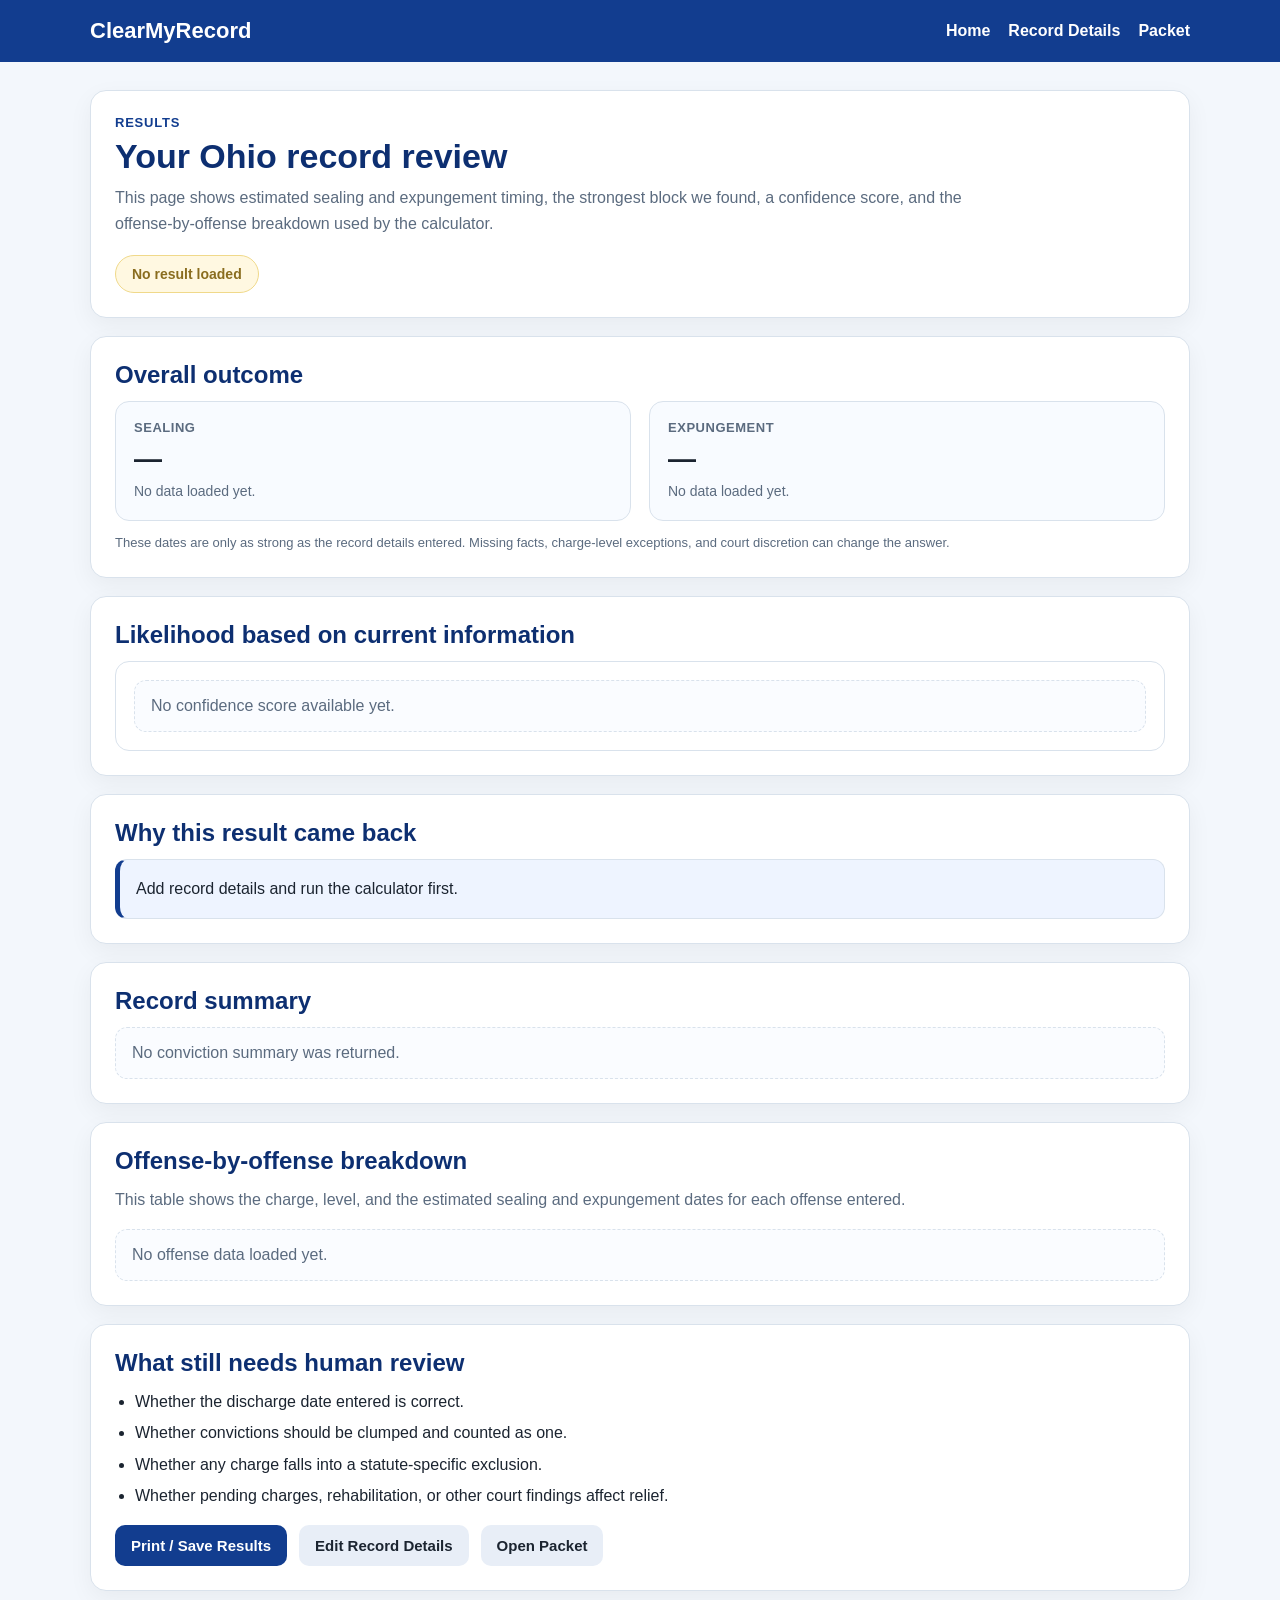
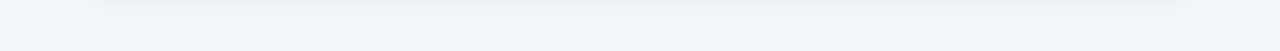
<file: results.html>
<!DOCTYPE html>
<html lang="en">
<head>
  <meta charset="UTF-8" />
  <meta name="viewport" content="width=device-width, initial-scale=1.0" />
  <title>Results - ClearMyRecord</title>

  <style>
    * {
      box-sizing: border-box;
    }

    :root {
      --blue: #123d8f;
      --blue-dark: #0d2f71;
      --bg: #f3f7fc;
      --card: #ffffff;
      --line: #d9e2ec;
      --text: #1b2430;
      --muted: #5b6b7f;
      --green-bg: #e8f7ee;
      --green-border: #b7e4c7;
      --green-text: #1f7a3e;
      --yellow-bg: #fff8e1;
      --yellow-border: #f0d98a;
      --yellow-text: #8a6d1f;
      --red-bg: #fdecec;
      --red-border: #efc2c2;
      --red-text: #a12626;
      --soft-blue: #eef4ff;
    }

    body {
      margin: 0;
      font-family: Arial, Helvetica, sans-serif;
      background: var(--bg);
      color: var(--text);
    }

    .topbar {
      background: var(--blue);
      color: white;
      padding: 18px 0;
    }

    .topbar-inner {
      width: min(1100px, 92%);
      margin: 0 auto;
      display: flex;
      justify-content: space-between;
      align-items: center;
      gap: 16px;
      flex-wrap: wrap;
    }

    .logo {
      font-size: 22px;
      font-weight: 800;
    }

    .nav {
      display: flex;
      gap: 18px;
      flex-wrap: wrap;
    }

    .nav a {
      color: white;
      text-decoration: none;
      font-weight: 700;
    }

    .page {
      width: min(1100px, 92%);
      margin: 28px auto 60px;
    }

    .hero-card,
    .section-card {
      background: var(--card);
      border: 1px solid var(--line);
      border-radius: 16px;
      padding: 24px;
      box-shadow: 0 8px 24px rgba(0, 0, 0, 0.05);
      margin-bottom: 18px;
    }

    .eyebrow {
      font-size: 13px;
      font-weight: 700;
      letter-spacing: 0.06em;
      text-transform: uppercase;
      color: var(--blue);
      margin-bottom: 8px;
    }

    .hero-title {
      margin: 0 0 10px;
      font-size: 34px;
      line-height: 1.1;
      color: var(--blue-dark);
    }

    .hero-subtitle {
      margin: 0;
      color: var(--muted);
      line-height: 1.6;
      max-width: 850px;
    }

    .status-row {
      display: flex;
      align-items: center;
      gap: 12px;
      flex-wrap: wrap;
      margin-top: 18px;
    }

    .status-pill {
      display: inline-block;
      padding: 10px 16px;
      border-radius: 999px;
      font-size: 14px;
      font-weight: 800;
      border: 1px solid transparent;
    }

    .status-pill.green {
      background: var(--green-bg);
      border-color: var(--green-border);
      color: var(--green-text);
    }

    .status-pill.yellow {
      background: var(--yellow-bg);
      border-color: var(--yellow-border);
      color: var(--yellow-text);
    }

    .status-pill.red {
      background: var(--red-bg);
      border-color: var(--red-border);
      color: var(--red-text);
    }

    .grid-2 {
      display: grid;
      grid-template-columns: repeat(2, minmax(0, 1fr));
      gap: 18px;
    }

    .stat-box {
      background: #f8fbff;
      border: 1px solid var(--line);
      border-radius: 14px;
      padding: 18px;
    }

    .stat-label {
      font-size: 13px;
      font-weight: 700;
      color: var(--muted);
      text-transform: uppercase;
      letter-spacing: 0.04em;
      margin-bottom: 8px;
    }

    .stat-value {
      font-size: 28px;
      font-weight: 800;
      color: var(--text);
    }

    .stat-subvalue {
      margin-top: 6px;
      font-size: 14px;
      color: var(--muted);
      line-height: 1.5;
    }

    .section-title {
      margin: 0 0 12px;
      font-size: 24px;
      color: var(--blue-dark);
    }

    .section-copy {
      margin: 0 0 16px;
      color: var(--muted);
      line-height: 1.6;
    }

    .confidence-wrap {
      background: #fff;
      border: 1px solid var(--line);
      border-radius: 14px;
      padding: 18px;
    }

    .confidence-badge {
      display: inline-block;
      padding: 8px 14px;
      border-radius: 999px;
      font-size: 14px;
      font-weight: 800;
      margin-bottom: 10px;
      border: 1px solid transparent;
    }

    .confidence-badge.green {
      background: var(--green-bg);
      color: var(--green-text);
      border-color: var(--green-border);
    }

    .confidence-badge.yellow {
      background: var(--yellow-bg);
      color: var(--yellow-text);
      border-color: var(--yellow-border);
    }

    .confidence-badge.red {
      background: var(--red-bg);
      color: var(--red-text);
      border-color: var(--red-border);
    }

    .confidence-score {
      font-size: 30px;
      font-weight: 800;
      margin-bottom: 10px;
    }

    .confidence-bar {
      width: 100%;
      height: 14px;
      border-radius: 999px;
      overflow: hidden;
      background: #edf2f7;
      border: 1px solid var(--line);
      margin-bottom: 12px;
    }

    .confidence-bar-fill {
      height: 100%;
      border-radius: 999px;
    }

    .confidence-bar-fill.green {
      background: #22c55e;
    }

    .confidence-bar-fill.yellow {
      background: #f59e0b;
    }

    .confidence-bar-fill.red {
      background: #ef4444;
    }

    .bullet-list {
      margin: 10px 0 0 20px;
      padding: 0;
      line-height: 1.6;
    }

    .bullet-list li {
      margin-bottom: 6px;
    }

    .reason-box {
      border: 1px solid var(--line);
      border-left: 5px solid var(--blue);
      background: var(--soft-blue);
      border-radius: 12px;
      padding: 16px;
      line-height: 1.6;
    }

    .reason-box.red {
      border-left-color: #dc2626;
      background: #fff5f5;
    }

    .reason-box.yellow {
      border-left-color: #d97706;
      background: #fffaf0;
    }

    table {
      width: 100%;
      border-collapse: collapse;
      margin-top: 12px;
      background: white;
    }

    th,
    td {
      border: 1px solid var(--line);
      padding: 12px;
      text-align: left;
      vertical-align: top;
      font-size: 14px;
      line-height: 1.5;
    }

    th {
      background: #f8fbff;
      font-weight: 800;
      color: var(--blue-dark);
    }

    .actions {
      display: flex;
      gap: 12px;
      flex-wrap: wrap;
      margin-top: 16px;
    }

    .btn {
      display: inline-block;
      border: none;
      border-radius: 10px;
      padding: 12px 16px;
      font-size: 15px;
      font-weight: 800;
      text-decoration: none;
      cursor: pointer;
    }

    .btn-primary {
      background: var(--blue);
      color: white;
    }

    .btn-secondary {
      background: #e8eef7;
      color: var(--text);
    }

    .helper-note {
      margin-top: 12px;
      font-size: 13px;
      color: var(--muted);
      line-height: 1.6;
    }

    .empty {
      padding: 16px;
      border: 1px dashed var(--line);
      border-radius: 12px;
      background: #fafcff;
      color: var(--muted);
    }

    @media (max-width: 760px) {
      .grid-2 {
        grid-template-columns: 1fr;
      }

      .hero-title {
        font-size: 28px;
      }

      .stat-value {
        font-size: 24px;
      }

      .confidence-score {
        font-size: 26px;
      }

      .actions {
        flex-direction: column;
      }

      .btn {
        width: 100%;
        text-align: center;
      }
    }

    @media print {
      @page {
        margin: 0.6in;
      }

      body {
        background: white !important;
      }

      .topbar,
      .actions {
        display: none !important;
      }

      .page {
        width: 100% !important;
        margin: 0 !important;
      }

      .hero-card,
      .section-card {
        box-shadow: none !important;
        border-radius: 0 !important;
        page-break-inside: avoid;
      }
    }
  </style>
</head>
<body>
  <header class="topbar">
    <div class="topbar-inner">
      <div class="logo">ClearMyRecord</div>
      <nav class="nav">
        <a href="index.html">Home</a>
        <a href="record-details.html">Record Details</a>
        <a href="packet.html">Packet</a>
      </nav>
    </div>
  </header>

  <main class="page">
    <section class="hero-card">
      <div class="eyebrow">Results</div>
      <h1 class="hero-title">Your Ohio record review</h1>
      <p class="hero-subtitle">
        This page shows estimated sealing and expungement timing, the strongest block we found, a confidence score, and the offense-by-offense breakdown used by the calculator.
      </p>

      <div class="status-row" id="statusRow"></div>
    </section>

    <section class="section-card">
      <h2 class="section-title">Overall outcome</h2>
      <div class="grid-2">
        <div class="stat-box">
          <div class="stat-label">Sealing</div>
          <div class="stat-value" id="sealingDateValue">—</div>
          <div class="stat-subvalue" id="sealingDateNote">No data loaded yet.</div>
        </div>

        <div class="stat-box">
          <div class="stat-label">Expungement</div>
          <div class="stat-value" id="expungementDateValue">—</div>
          <div class="stat-subvalue" id="expungementDateNote">No data loaded yet.</div>
        </div>
      </div>

      <div class="helper-note">
        These dates are only as strong as the record details entered. Missing facts, charge-level exceptions, and court discretion can change the answer.
      </div>
    </section>

    <section class="section-card">
      <h2 class="section-title">Likelihood based on current information</h2>
      <div class="confidence-wrap" id="confidenceWrap">
        <div class="empty">No confidence score available yet.</div>
      </div>
    </section>

    <section class="section-card">
      <h2 class="section-title">Why this result came back</h2>
      <div id="reasonWrap" class="reason-box">
        Add record details and run the calculator first.
      </div>
    </section>

    <section class="section-card">
      <h2 class="section-title">Record summary</h2>
      <div id="summaryWrap" class="empty">
        No summary loaded yet.
      </div>
    </section>

    <section class="section-card">
      <h2 class="section-title">Offense-by-offense breakdown</h2>
      <div class="section-copy">
        This table shows the charge, level, and the estimated sealing and expungement dates for each offense entered.
      </div>
      <div id="offenseTableWrap" class="empty">
        No offense data loaded yet.
      </div>
    </section>

    <section class="section-card">
      <h2 class="section-title">What still needs human review</h2>
      <ul class="bullet-list">
        <li>Whether the discharge date entered is correct.</li>
        <li>Whether convictions should be clumped and counted as one.</li>
        <li>Whether any charge falls into a statute-specific exclusion.</li>
        <li>Whether pending charges, rehabilitation, or other court findings affect relief.</li>
      </ul>

      <div class="actions">
        <button class="btn btn-primary" onclick="window.print()">Print / Save Results</button>
        <a class="btn btn-secondary" href="record-details.html">Edit Record Details</a>
        <a class="btn btn-secondary" href="packet.html">Open Packet</a>
      </div>
    </section>
  </main>

  <script>
    function getStoredResult() {
      try {
        const raw = localStorage.getItem("cmrResults");
        return raw ? JSON.parse(raw) : null;
      } catch (error) {
        return null;
      }
    }

    function getBadgeClassFromScore(score) {
      if (score >= 75) return "green";
      if (score >= 50) return "yellow";
      return "red";
    }

    function renderStatus(result) {
      const row = document.getElementById("statusRow");

      if (!result) {
        row.innerHTML = '<span class="status-pill yellow">No result loaded</span>';
        return;
      }

      const pills = [];

      if (result.eligible) {
        pills.push('<span class="status-pill green">Eligible now</span>');
      } else if (result.sealingAvailable || result.expungementAvailable) {
        pills.push('<span class="status-pill yellow">Not yet eligible</span>');
      } else {
        pills.push('<span class="status-pill red">Currently blocked</span>');
      }

      if (result.sealingAvailable) {
        pills.push('<span class="status-pill green">Sealing path found</span>');
      } else {
        pills.push('<span class="status-pill red">No sealing path found</span>');
      }

      if (result.expungementAvailable) {
        pills.push('<span class="status-pill green">Expungement path found</span>');
      } else {
        pills.push('<span class="status-pill red">No expungement path found</span>');
      }

      row.innerHTML = pills.join("");
    }

    function renderDates(result) {
      const sealingValue = document.getElementById("sealingDateValue");
      const sealingNote = document.getElementById("sealingDateNote");
      const expValue = document.getElementById("expungementDateValue");
      const expNote = document.getElementById("expungementDateNote");

      if (!result) {
        return;
      }

      if (result.sealingAvailable && result.sealingEligibilityDate) {
        sealingValue.textContent = result.sealingEligibilityDate;
        sealingNote.textContent = result.eligible
          ? "Based on the current inputs, sealing appears available now or by this date."
          : "This is the estimated sealing eligibility date.";
      } else {
        sealingValue.textContent = "Blocked";
        sealingNote.textContent = "The current input appears to block sealing.";
      }

      if (result.expungementAvailable && result.expungementEligibilityDate) {
        expValue.textContent = result.expungementEligibilityDate;
        expNote.textContent = result.eligible
          ? "Based on the current inputs, expungement appears available now or by this date."
          : "This is the estimated expungement eligibility date.";
      } else {
        expValue.textContent = "Blocked";
        expNote.textContent = "The current input appears to block expungement.";
      }
    }

    function renderConfidence(result) {
      const wrap = document.getElementById("confidenceWrap");

      if (!result || !result.confidence) {
        return;
      }

      const confidence = result.confidence;
      const badgeClass = getBadgeClassFromScore(confidence.score);
      const badgeText =
        badgeClass === "green"
          ? "High likelihood"
          : badgeClass === "yellow"
          ? "Moderate likelihood"
          : "Low likelihood";

      const reasons = confidence.reasons?.length
        ? `<ul class="bullet-list">${confidence.reasons.map(reason => `<li>${reason}</li>`).join("")}</ul>`
        : "";

      wrap.innerHTML = `
        <div class="confidence-badge ${badgeClass}">${badgeText}</div>
        <div class="confidence-score">${confidence.score}%</div>
        <div class="confidence-bar">
          <div class="confidence-bar-fill ${badgeClass}" style="width: ${confidence.score}%;"></div>
        </div>
        <div>${confidence.label || ""}</div>
        ${reasons}
        <div class="confidence-note">
          This is a confidence estimate based on the data entered and the rules currently configured in ClearMyRecord. It is not legal advice or a guaranteed court outcome.
        </div>
      `;
    }

    function renderReason(result) {
      const wrap = document.getElementById("reasonWrap");

      if (!result) {
        return;
      }

      let className = "reason-box";
      if (!result.eligible && !(result.sealingAvailable || result.expungementAvailable)) {
        className += " red";
      } else if (!result.eligible) {
        className += " yellow";
      }

      wrap.className = className;
      wrap.innerHTML = result.reason && result.reason.trim()
        ? result.reason
        : "No blocking reason was returned. Review the dates and summary below.";
    }

    function renderSummary(result) {
      const wrap = document.getElementById("summaryWrap");

      if (!result || !result.summary) {
        wrap.innerHTML = "No conviction summary was returned.";
        return;
      }

      const s = result.summary;

      wrap.innerHTML = `
        <div><strong>Count after clumping:</strong> ${s.totalConvictions}</div>
        <div><strong>Raw conviction count:</strong> ${s.totalConvictionsRaw}</div>
        <div><strong>Misdemeanor convictions:</strong> ${s.misdemeanorConvictions}</div>
        <div><strong>Felony convictions:</strong> ${s.felonyConvictions}</div>
        <div><strong>Third-degree felony convictions:</strong> ${s.f3Convictions}</div>
        <div><strong>Highest felony level:</strong> ${s.highestFelonyLevel || "None"}</div>
      `;
    }

    function renderOffenseTable(result) {
      const wrap = document.getElementById("offenseTableWrap");

      if (!result || !result.offenseResults || !result.offenseResults.length) {
        return;
      }

      const rows = result.offenseResults.map((offense, index) => `
        <tr>
          <td>${index + 1}</td>
          <td>${offense.chargeLabel || ""}</td>
          <td>${offense.outcome || ""}</td>
          <td>${offense.category || ""}</td>
          <td>${offense.level || ""}</td>
          <td>${offense.dischargeDate || ""}</td>
          <td>${offense.sealingDate || ""}</td>
          <td>${offense.expungementDate || ""}</td>
        </tr>
      `).join("");

      wrap.innerHTML = `
        <table>
          <thead>
            <tr>
              <th>#</th>
              <th>Charge</th>
              <th>Outcome</th>
              <th>Category</th>
              <th>Level</th>
              <th>Discharge / Final Disposition</th>
              <th>Sealing Date</th>
              <th>Expungement Date</th>
            </tr>
          </thead>
          <tbody>
            ${rows}
          </tbody>
        </table>
      `;
    }

    function bootResultsPage() {
      const result = getStoredResult();
      renderStatus(result);
      renderDates(result);
      renderConfidence(result);
      renderReason(result);
      renderSummary(result);
      renderOffenseTable(result);
    }

    bootResultsPage();
  </script>
</body>
</html>
</file>
<file: css/styles.css>
* {
  box-sizing: border-box;
}

:root {
  --bg: #f5f7fc;
  --card: #ffffff;
  --text: #253858;
  --muted: #5f6f8e;
  --line: #dbe4f2;
  --blue: #6ea6f4;
  --blue-dark: #4f85da;
  --blue-soft: #eaf2ff;
  --shadow: 0 10px 30px rgba(73, 109, 168, 0.10);
  --radius: 20px;
}

html {
  scroll-behavior: smooth;
}

body {
  margin: 0;
  font-family: Arial, Helvetica, sans-serif;
  background: var(--bg);
  color: var(--text);
}

a {
  color: inherit;
  text-decoration: none;
}

.container {
  width: min(1120px, 92%);
  margin: 0 auto;
}

/* Header */

.site-header {
  padding: 22px 0 10px;
}

.nav-wrap {
  display: flex;
  align-items: center;
  justify-content: space-between;
  gap: 20px;
}

.brand {
  display: inline-flex;
  align-items: center;
  gap: 10px;
  font-size: 18px;
  font-weight: 700;
  color: #5878a8;
}

.brand-icon {
  font-size: 28px;
  line-height: 1;
}

.brand-text {
  font-size: 18px;
  font-weight: 700;
}

.main-nav {
  display: flex;
  align-items: center;
  gap: 18px;
  flex-wrap: wrap;
}

.main-nav a {
  font-size: 15px;
  color: #2f4467;
}

.nav-btn {
  padding: 10px 14px;
  border-radius: 12px;
  font-weight: 600;
}

.nav-btn-light {
  background: #eaf1fb;
}

.nav-btn-ghost {
  border: 1px solid var(--line);
  background: #ffffff;
}

/* Hero */

.hero-section {
  padding: 36px 0 46px;
}

.hero-grid {
  display: grid;
  grid-template-columns: 1fr 1fr;
  gap: 48px;
  align-items: center;
}

.hero-copy h1 {
  margin: 0 0 18px;
  font-size: clamp(40px, 4vw, 58px);
  line-height: 1.08;
  font-weight: 700;
  letter-spacing: -0.02em;
  max-width: 620px;
}

.hero-subtext {
  margin: 0 0 28px;
  font-size: 18px;
  color: var(--muted);
}

.hero-input-bar {
  display: flex;
  align-items: stretch;
  max-width: 520px;
  background: #ffffff;
  border: 1px solid var(--line);
  border-radius: 16px;
  overflow: hidden;
  box-shadow: var(--shadow);
}

.hero-input-side {
  flex: 1;
  display: flex;
  align-items: center;
  gap: 12px;
  padding: 18px 20px;
  color: #60718d;
  font-size: 17px;
  background: #ffffff;
}

.hero-input-icon {
  font-size: 22px;
}

.hero-cta-btn {
  display: inline-flex;
  align-items: center;
  justify-content: center;
  min-width: 190px;
  padding: 18px 20px;
  background: linear-gradient(180deg, #81b4fb 0%, #5c93e6 100%);
  color: #ffffff;
  font-weight: 700;
  font-size: 17px;
  text-align: center;
}

.hero-note {
  margin: 22px 0 0;
  font-size: 17px;
  color: #556783;
}

/* Hero illustration */

.hero-visual {
  display: flex;
  justify-content: center;
}

.hero-illustration {
  position: relative;
  width: 100%;
  max-width: 500px;
  height: 360px;
  border-radius: 40px;
  background:
    radial-gradient(circle at 50% 80%, #e9f0fb 0%, #e9f0fb 34%, transparent 35%),
    linear-gradient(180deg, rgba(255,255,255,0.25), rgba(255,255,255,0));
}

.screen-card {
  position: absolute;
  border-radius: 18px;
  background: #ffffff;
  border: 1px solid #dbe5f4;
  box-shadow: var(--shadow);
}

.screen-back {
  top: 40px;
  left: 210px;
  width: 120px;
  height: 86px;
  opacity: 0.7;
}

.screen-front {
  top: 120px;
  left: 190px;
  width: 220px;
  height: 140px;
  padding: 22px 18px;
}

.screen-line {
  height: 10px;
  border-radius: 999px;
  background: #dce8fb;
  margin-bottom: 12px;
  width: 72%;
}

.screen-line.short {
  width: 48%;
}

.screen-badge {
  position: absolute;
  right: 16px;
  top: 18px;
  width: 44px;
  height: 44px;
  border-radius: 14px;
  background: #7db0f8;
  color: #ffffff;
  display: flex;
  align-items: center;
  justify-content: center;
  font-size: 22px;
  font-weight: 700;
}

.shield {
  position: absolute;
  width: 58px;
  height: 58px;
  border-radius: 18px;
  background: linear-gradient(180deg, #89bafc 0%, #5d94e8 100%);
  color: white;
  display: flex;
  align-items: center;
  justify-content: center;
  box-shadow: var(--shadow);
  font-size: 24px;
  font-weight: 700;
}

.shield-one {
  right: 52px;
  top: 165px;
}

.shield-two {
  right: 96px;
  top: 228px;
}

.person-shape {
  position: absolute;
  left: 90px;
  top: 95px;
  width: 140px;
  height: 190px;
  border-radius: 70px 70px 40px 40px;
  background: linear-gradient(180deg, #6f89b1 0%, #97abd0 100%);
  opacity: 0.9;
}

.person-shape::before {
  content: "";
  position: absolute;
  top: -54px;
  left: 34px;
  width: 72px;
  height: 72px;
  border-radius: 50%;
  background: #748db6;
}

.person-shape::after {
  content: "";
  position: absolute;
  right: -26px;
  top: 74px;
  width: 50px;
  height: 86px;
  border-radius: 24px;
  background: #dbe7fb;
  transform: rotate(18deg);
}

/* Section headings */

.section-title {
  margin: 0 0 28px;
  text-align: center;
  font-size: clamp(30px, 3vw, 42px);
  font-weight: 700;
  letter-spacing: -0.02em;
  color: #33496e;
}

/* Steps */

.steps-section {
  padding: 28px 0 26px;
}

.steps-grid {
  display: grid;
  grid-template-columns: repeat(3, 1fr);
  gap: 24px;
}

.step-card {
  background: var(--card);
  border: 1px solid #e4eaf5;
  border-radius: 18px;
  padding: 34px 28px;
  text-align: center;
  box-shadow: var(--shadow);
}

.step-graphic {
  width: 110px;
  height: 110px;
  margin: 0 auto 24px;
  border-radius: 28px;
  display: flex;
  align-items: center;
  justify-content: center;
  background: #edf3ff;
  font-size: 48px;
}

.step-card h3 {
  margin: 0 0 14px;
  font-size: 21px;
  color: #2f4467;
}

.step-card p {
  margin: 0;
  color: var(--muted);
  font-size: 16px;
  line-height: 1.55;
}

/* Benefits */

.benefits-section {
  padding: 34px 0 10px;
}

.benefits-grid {
  display: grid;
  grid-template-columns: repeat(4, 1fr);
  gap: 18px;
  text-align: center;
}

.benefit-item {
  padding: 10px 12px;
}

.benefit-icon {
  width: 70px;
  height: 70px;
  margin: 0 auto 18px;
  border-radius: 18px;
  background: linear-gradient(180deg, #89bafc 0%, #6b9eeb 100%);
  color: #ffffff;
  display: flex;
  align-items: center;
  justify-content: center;
  font-size: 30px;
  box-shadow: var(--shadow);
}

.benefit-item h3 {
  margin: 0 0 10px;
  font-size: 19px;
  color: #2f4467;
}

.benefit-item p {
  margin: 0;
  color: var(--muted);
  font-size: 15px;
  line-height: 1.5;
}

/* Testimonial */

.testimonial-section {
  padding: 26px 0 18px;
}

.testimonial-card {
  background: #ffffff;
  border: 1px solid #e2e9f5;
  border-radius: 18px;
  padding: 28px 28px 26px;
  box-shadow: var(--shadow);
}

.quote-mark {
  text-align: center;
  font-size: 56px;
  color: #a9b9d4;
  line-height: 1;
  margin-bottom: 8px;
}

.testimonial-body {
  display: flex;
  align-items: center;
  gap: 26px;
}

.testimonial-avatar {
  flex: 0 0 86px;
  width: 86px;
  height: 86px;
  border-radius: 50%;
  background: #edf3ff;
  display: flex;
  align-items: center;
  justify-content: center;
  font-size: 42px;
}

.testimonial-copy p {
  margin: 0 0 16px;
  font-size: 18px;
  line-height: 1.6;
  color: #2f4467;
}

.testimonial-stars {
  color: #a8b7d1;
  letter-spacing: 2px;
  font-size: 22px;
}

/* Bottom CTA */

.bottom-cta-section {
  padding: 22px 0 30px;
}

.cta-center {
  display: flex;
  justify-content: center;
}

.bottom-cta-btn {
  min-width: 460px;
  max-width: 100%;
  display: inline-flex;
  justify-content: center;
  align-items: center;
  text-align: center;
  padding: 22px 28px;
  border-radius: 18px;
  background: linear-gradient(180deg, #81b4fb 0%, #5b91e5 100%);
  color: #ffffff;
  font-size: 20px;
  font-weight: 700;
  box-shadow: var(--shadow);
}

/* Footer */

.site-footer {
  border-top: 1px solid #e3eaf5;
  padding: 24px 0 34px;
}

.footer-wrap {
  text-align: center;
}

.footer-links {
  display: flex;
  justify-content: center;
  gap: 26px;
  flex-wrap: wrap;
  margin-bottom: 10px;
  color: #536784;
}

.site-footer p {
  margin: 0;
  color: #7a8aa5;
  font-size: 14px;
}

/* Shared buttons for other pages */

.btn {
  display: inline-flex;
  align-items: center;
  justify-content: center;
  border-radius: 14px;
  padding: 14px 20px;
  font-weight: 700;
  border: none;
  cursor: pointer;
}

.btn-primary {
  background: linear-gradient(180deg, #81b4fb 0%, #5b91e5 100%);
  color: #ffffff;
}

.btn-secondary {
  background: #ffffff;
  border: 1px solid var(--line);
  color: #3e557b;
}

/* Form / app page support */

.topbar {
  padding: 20px 0;
}

.topbar-inner {
  width: min(1120px, 92%);
  margin: 0 auto;
  display: flex;
  align-items: center;
  justify-content: space-between;
  gap: 20px;
}

.logo {
  font-size: 22px;
  font-weight: 700;
  color: #5878a8;
}

.nav {
  display: flex;
  gap: 18px;
  flex-wrap: wrap;
}

.nav a {
  color: #2f4467;
}

.application-page,
.page-shell {
  padding-bottom: 50px;
}

.application-header,
.page-header {
  padding: 30px 0 10px;
}

.section-inner,
.page-header-inner {
  width: min(1120px, 92%);
  margin: 0 auto;
}

.eyebrow {
  display: inline-block;
  margin-bottom: 12px;
  color: #6d8cb8;
  font-weight: 700;
  letter-spacing: 0.04em;
  text-transform: uppercase;
  font-size: 13px;
}

.application-header h1,
.page-header h1 {
  margin: 0 0 12px;
  font-size: 40px;
  color: #2f4467;
}

.application-header p,
.page-header p {
  margin: 0;
  max-width: 760px;
  color: var(--muted);
  font-size: 17px;
  line-height: 1.6;
}

.application-section,
.form-section-wrap {
  padding: 26px 0 0;
}

.form-card {
  width: min(760px, 92%);
  margin: 0 auto;
  background: #ffffff;
  border: 1px solid #e2e9f5;
  border-radius: 20px;
  box-shadow: var(--shadow);
  padding: 30px;
}

.progress-row {
  display: flex;
  gap: 12px;
  flex-wrap: wrap;
  margin-bottom: 24px;
}

.progress-step {
  padding: 10px 14px;
  border-radius: 999px;
  background: #eef4ff;
  color: #5c7397;
  font-size: 14px;
  font-weight: 700;
}

.progress-step.active {
  background: #dceaff;
  color: #2f4f7b;
}

.form-card h2 {
  margin: 0 0 18px;
  color: #2f4467;
}

.section-title,
.section-title-left {
  margin-top: 26px;
}

.form-grid {
  display: grid;
  grid-template-columns: 1fr 1fr;
  gap: 18px;
}

.form-field {
  display: block;
}

.form-field-full {
  grid-column: 1 / -1;
}

.form-field label {
  display: block;
  margin-bottom: 8px;
  font-weight: 700;
  color: #3d567d;
}

.form-field input,
.form-field select,
.form-field textarea {
  width: 100%;
  border: 1px solid #d7e1ef;
  border-radius: 12px;
  padding: 14px 14px;
  font: inherit;
  background: #ffffff;
  color: #243755;
}

.form-note {
  margin-top: 18px;
  color: #637491;
  line-height: 1.6;
}

.form-actions {
  margin-top: 24px;
  display: flex;
  gap: 12px;
  flex-wrap: wrap;
}

/* How it works page support */

.how-page {
  padding-bottom: 60px;
}

.page-hero {
  padding: 30px 0 12px;
}

.page-hero-inner {
  width: min(1120px, 92%);
  margin: 0 auto;
}

.page-hero h1 {
  margin: 0 0 12px;
  font-size: 42px;
  color: #2f4467;
}

.page-hero p {
  margin: 0;
  max-width: 760px;
  color: var(--muted);
  font-size: 17px;
  line-height: 1.65;
}

.how-section {
  padding: 26px 0 0;
}

.how-grid {
  display: grid;
  grid-template-columns: repeat(3, 1fr);
  gap: 22px;
}

.how-card {
  background: #ffffff;
  border: 1px solid #e2e9f5;
  border-radius: 18px;
  padding: 26px;
  box-shadow: var(--shadow);
}

.how-number {
  width: 52px;
  height: 52px;
  border-radius: 14px;
  background: linear-gradient(180deg, #89bafc 0%, #6b9eeb 100%);
  color: #ffffff;
  display: flex;
  align-items: center;
  justify-content: center;
  font-weight: 700;
  font-size: 22px;
  margin-bottom: 16px;
}

.how-card h2 {
  margin: 0 0 12px;
  font-size: 22px;
  color: #2f4467;
}

.how-card p {
  margin: 0;
  color: var(--muted);
  line-height: 1.65;
}

.how-cta {
  margin-top: 32px;
  text-align: center;
  background: #ffffff;
  border: 1px solid #e2e9f5;
  border-radius: 18px;
  box-shadow: var(--shadow);
  padding: 34px 24px;
}

.how-cta h2 {
  margin: 0 0 12px;
  font-size: 34px;
  color: #2f4467;
}

.how-cta p {
  margin: 0 0 18px;
  color: var(--muted);
  line-height: 1.65;
}

/* Responsive */

@media (max-width: 980px) {
  .hero-grid,
  .steps-grid,
  .benefits-grid,
  .how-grid {
    grid-template-columns: 1fr;
  }

  .hero-copy h1 {
    max-width: none;
  }

  .hero-visual {
    order: -1;
  }

  .hero-illustration {
    height: 300px;
  }

  .testimonial-body {
    flex-direction: column;
    align-items: flex-start;
  }

  .bottom-cta-btn {
    min-width: 0;
    width: 100%;
  }
}

@media (max-width: 760px) {
  .nav-wrap,
  .topbar-inner {
    flex-direction: column;
    align-items: flex-start;
  }

  .main-nav,
  .nav {
    width: 100%;
  }

  .hero-input-bar {
    flex-direction: column;
    border-radius: 16px;
  }

  .hero-cta-btn {
    width: 100%;
    min-width: 0;
  }

  .form-grid {
    grid-template-columns: 1fr;
  }

  .hero-copy h1,
  .application-header h1,
  .page-header h1,
  .page-hero h1 {
    font-size: 34px;
  }
}
/* HOW IT WORKS WIREFRAME MATCH */

.how-page-hero {
  padding: 34px 0 26px;
  text-align: center;
}

.how-page-hero h1 {
  margin: 0 0 14px;
  font-size: clamp(42px, 5vw, 60px);
  line-height: 1.15;
  color: #2d3d5d;
  font-weight: 700;
}

.how-page-hero p {
  margin: 0;
  font-size: 17px;
  color: #5f6f86;
}

.how-workflow {
  padding: 8px 0 30px;
}

.workflow-row {
  display: grid;
  grid-template-columns: 82px 1fr;
  gap: 18px;
  align-items: stretch;
  margin-bottom: 22px;
}

.workflow-left {
  display: flex;
  flex-direction: column;
  align-items: center;
}

.workflow-number {
  width: 64px;
  height: 64px;
  border-radius: 50%;
  display: grid;
  place-items: center;
  font-size: 22px;
  font-weight: 700;
  color: #ffffff;
  background: linear-gradient(180deg, #8cb8fb 0%, #699ff0 100%);
  border: 8px solid #e8eef8;
}

.workflow-line {
  width: 3px;
  flex: 1;
  min-height: 66px;
  background: #d9e3f2;
  margin-top: 8px;
  position: relative;
}

.workflow-line::after {
  content: "";
  position: absolute;
  bottom: -16px;
  left: 50%;
  transform: translateX(-50%);
  width: 0;
  height: 0;
  border-left: 12px solid transparent;
  border-right: 12px solid transparent;
  border-top: 16px solid #d9e3f2;
}

.workflow-card {
  background: #ffffff;
  border: 1px solid #e3eaf5;
  border-radius: 18px;
  padding: 28px 30px;
  display: grid;
  grid-template-columns: 1.35fr 0.75fr;
  gap: 16px;
  align-items: center;
}

.workflow-copy h2 {
  margin: 0 0 12px;
  font-size: 28px;
  line-height: 1.2;
  color: #2d3d5d;
}

.workflow-copy p {
  margin: 0;
  font-size: 16px;
  line-height: 1.45;
  color: #465872;
  max-width: 560px;
}

.workflow-visual {
  display: flex;
  justify-content: center;
  align-items: center;
}

.workflow-visual img {
  max-width: 100%;
  max-height: 160px;
  object-fit: contain;
}

.how-bottom-cta {
  text-align: center;
  padding: 12px 0 38px;
}

.how-bottom-cta h2 {
  margin: 0 0 18px;
  font-size: 28px;
  color: #2d3d5d;
}

.how-bottom-cta .btn {
  min-width: 420px;
}

.simple-footer {
  border-top: none;
  padding-top: 0;
  margin-top: 20px;
}

.simple-footer .container {
  text-align: center;
  padding-bottom: 24px;
}

.simple-footer-links {
  display: flex;
  justify-content: center;
  align-items: center;
  gap: 16px;
  font-size: 14px;
  color: #62728a;
  margin-bottom: 10px;
}

.simple-footer-links span {
  color: #b8c4d6;
}

.simple-footer-copy {
  font-size: 13px;
  color: #7a889d;
}

@media (max-width: 900px) {
  .workflow-card {
    grid-template-columns: 1fr;
  }

  .workflow-copy p {
    max-width: none;
  }
}

@media (max-width: 720px) {
  .workflow-row {
    grid-template-columns: 1fr;
    gap: 12px;
  }

  .workflow-left {
    flex-direction: row;
    justify-content: flex-start;
  }

  .workflow-line {
    display: none;
  }

  .workflow-card {
    padding: 22px;
  }

  .workflow-copy h2 {
    font-size: 24px;
  }

  .how-bottom-cta .btn {
    min-width: 100%;
  }
}
</file>
